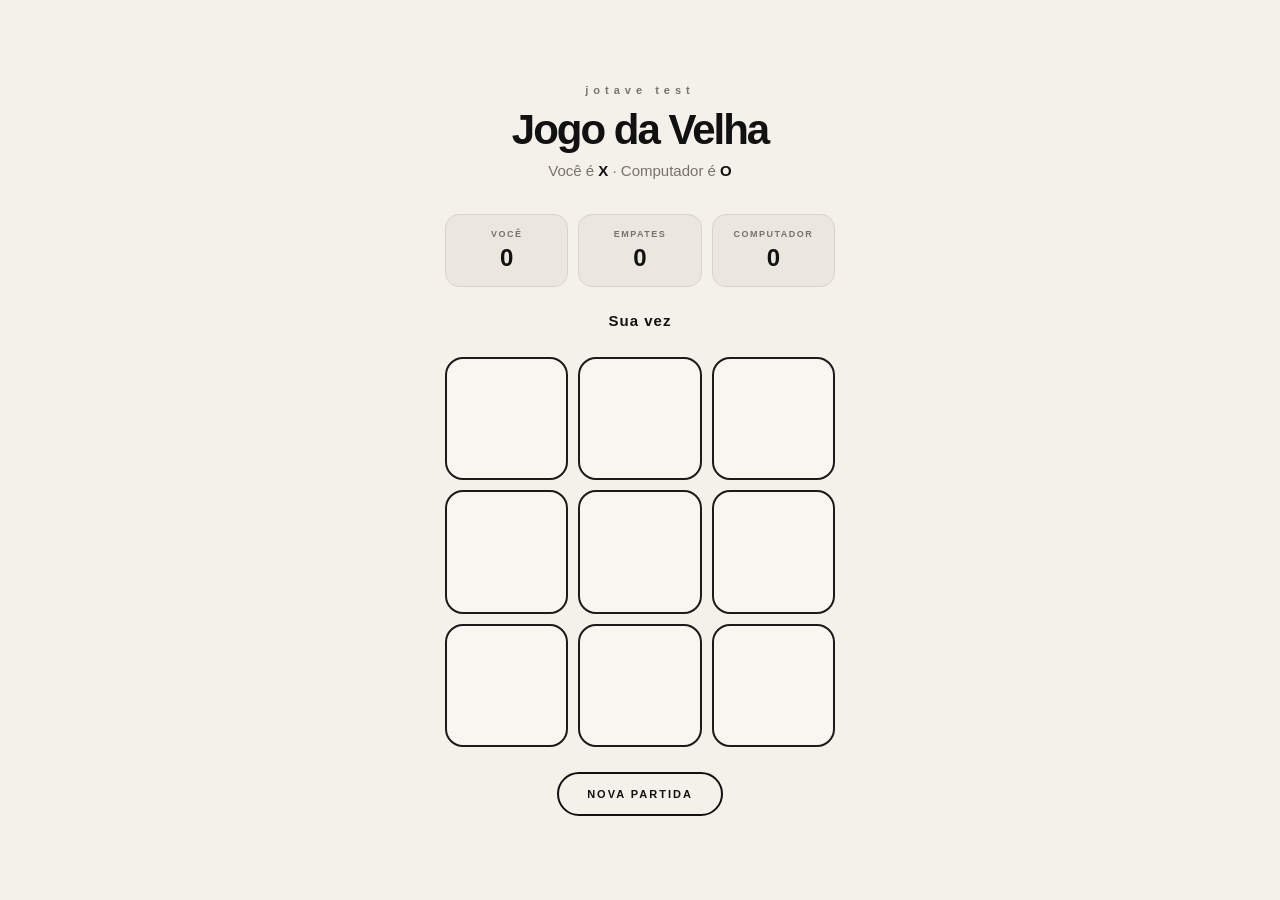
<file: index.html>
<!DOCTYPE html>
<html lang="pt-BR">
<head>
    <meta charset="UTF-8">
    <meta name="viewport" content="width=device-width, initial-scale=1.0">

    <title>Neon Tic Tac Toe</title>

    <link rel="stylesheet" href="background.css">
</head>

<body>

    <main class="jogo">

        <header>
            <span class="mini-titulo">jotave test</span>

            <h1>Jogo da Velha</h1>

            <p>
                Você é <strong>X</strong> · Computador é <strong>O</strong>
            </p>
        </header>


        <section class="placar">

            <div class="placar-card">
                <span>VOCÊ</span>
                <strong id="vitorias">0</strong>
            </div>

            <div class="placar-card">
                <span>EMPATES</span>
                <strong id="empates">0</strong>
            </div>

            <div class="placar-card">
                <span>COMPUTADOR</span>
                <strong id="derrotas">0</strong>
            </div>

        </section>


        <div id="mensagem">
            Sua vez
        </div>


        <section class="tabuleiro">

            <button class="casa" data-index="0"></button>
            <button class="casa" data-index="1"></button>
            <button class="casa" data-index="2"></button>

            <button class="casa" data-index="3"></button>
            <button class="casa" data-index="4"></button>
            <button class="casa" data-index="5"></button>

            <button class="casa" data-index="6"></button>
            <button class="casa" data-index="7"></button>
            <button class="casa" data-index="8"></button>

        </section>


        <button id="reiniciar">
            NOVA PARTIDA
        </button>

    </main>


    <script src="teste.js"></script>

</body>
</html>
</file>
<file: background.css>
* {
    margin: 0;
    padding: 0;
    box-sizing: border-box;
}


body {

    min-height: 100vh;

    display: flex;
    justify-content: center;
    align-items: center;

    font-family: Arial, Helvetica, sans-serif;

    /* FUNDO OFF-WHITE */
    background: #f4f1ea;

    color: #111111;

}


/* =========================
   CONTAINER
========================= */

.jogo {

    width: 100%;
    max-width: 520px;

    padding: 40px 25px;

    text-align: center;

}


/* =========================
   TÍTULO
========================= */

.mini-titulo {

    display: block;

    font-size: 11px;

    letter-spacing: 5px;

    font-weight: bold;

    color: #77736c;

    margin-bottom: 10px;

}


h1 {

    font-size: 42px;

    font-weight: 800;

    letter-spacing: -2px;

    margin-bottom: 8px;

}


header p {

    font-size: 15px;

    color: #77736c;

}


header p strong {

    color: #111111;

}


/* =========================
   PLACAR
========================= */

.placar {

    display: grid;

    grid-template-columns: repeat(3, 1fr);

    gap: 10px;

    margin: 35px auto 25px;

    max-width: 390px;

}


.placar-card {

    background: #ebe7df;

    border: 1px solid #d9d4ca;

    border-radius: 14px;

    padding: 14px 8px;

}


.placar-card span {

    display: block;

    font-size: 9px;

    letter-spacing: 1.5px;

    font-weight: bold;

    color: #77736c;

    margin-bottom: 5px;

}


.placar-card strong {

    font-size: 24px;

    font-weight: 800;

}


/* =========================
   MENSAGEM
========================= */

#mensagem {

    height: 30px;

    font-size: 15px;

    font-weight: bold;

    letter-spacing: 1px;

    margin-bottom: 15px;

}


/* =========================
   TABULEIRO
========================= */

.tabuleiro {

    width: 100%;

    max-width: 390px;

    margin: 0 auto;

    display: grid;

    grid-template-columns: repeat(3, 1fr);

    gap: 10px;

}


/* =========================
   CASAS
========================= */

.casa {

    width: 100%;

    aspect-ratio: 1;

    border: 2px solid #1b1b1b;

    border-radius: 18px;

    background: #f8f6f1;

    cursor: pointer;

    display: flex;

    justify-content: center;

    align-items: center;

    font-size: 70px;

    font-family: Arial, Helvetica, sans-serif;

    font-weight: 900;

    transition:
        transform 0.15s ease,
        box-shadow 0.2s ease,
        background 0.2s ease;

}


/* Hover */

.casa:hover:not(:disabled) {

    transform: scale(1.025);

    background: #ffffff;

    box-shadow:
        0 0 5px rgba(0, 0, 0, 0.15);

}


/* =========================
   X
========================= */

.casa.x {

    color: #ffffff;

    /*
       CONTORNO PRETO PARA O X
       + BRILHO NEON BRANCO
    */

    -webkit-text-stroke: 2px #111111;

    text-shadow:

        0 0 3px #ffffff,

        0 0 7px #ffffff,

        0 0 15px #ffffff,

        0 0 30px #ffffff;

}


/* =========================
   O
========================= */

.casa.o {

    color: #050505;

    /*
       BRILHO NEON PRETO
    */

    text-shadow:

        0 0 3px #ffffff,

        0 0 5px #000000,

        0 0 12px #000000,

        0 0 20px #000000;

}


/* =========================
   BOTÃO
========================= */

#reiniciar {

    margin-top: 25px;

    padding: 14px 28px;

    border: 2px solid #111111;

    border-radius: 50px;

    background: transparent;

    color: #111111;

    font-size: 11px;

    font-weight: 800;

    letter-spacing: 2px;

    cursor: pointer;

    transition: 0.2s ease;

}


#reiniciar:hover {

    background: #111111;

    color: #f4f1ea;

    box-shadow:

        0 0 5px #111111,

        0 0 15px rgba(0, 0, 0, 0.35);

}


/* =========================
   RESPONSIVIDADE
========================= */

@media (max-width: 500px) {

    .jogo {

        padding: 30px 18px;

    }


    h1 {

        font-size: 34px;

    }


    .casa {

        font-size: 55px;

    }

}
</file>
